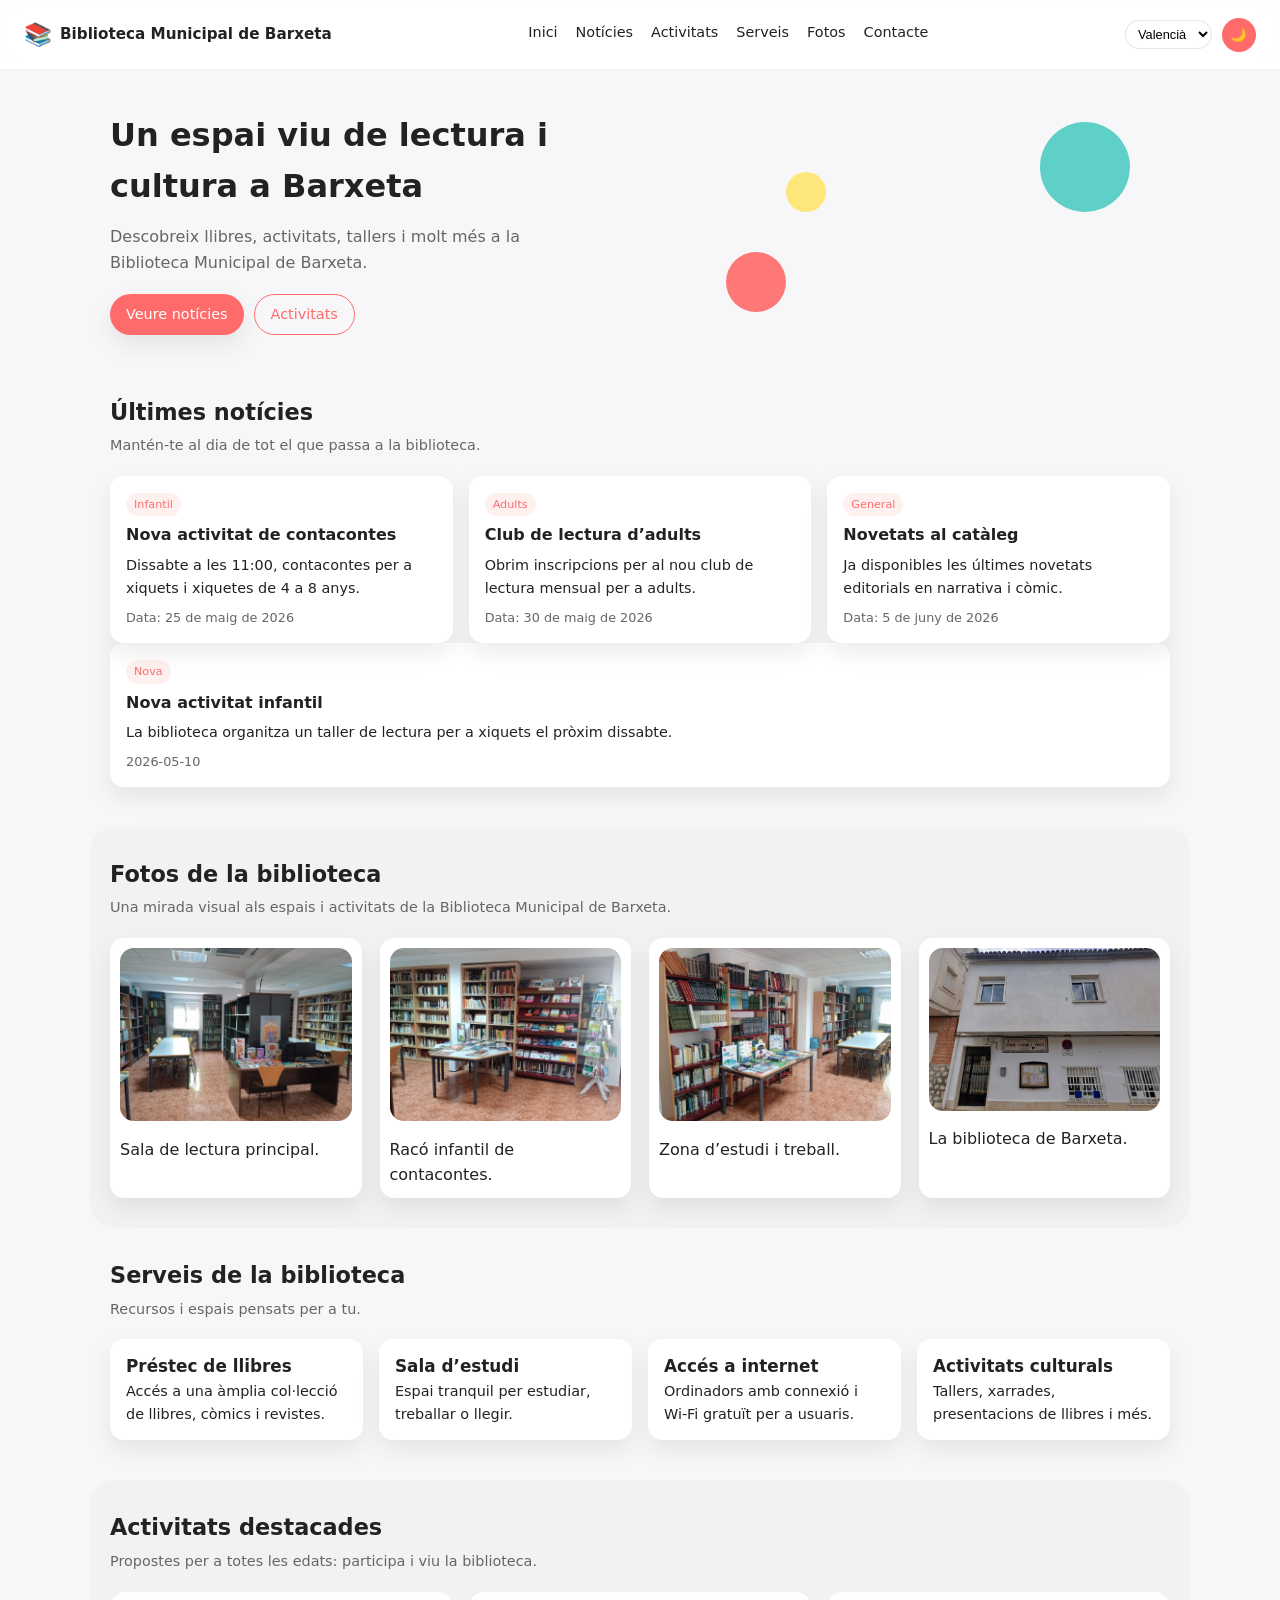
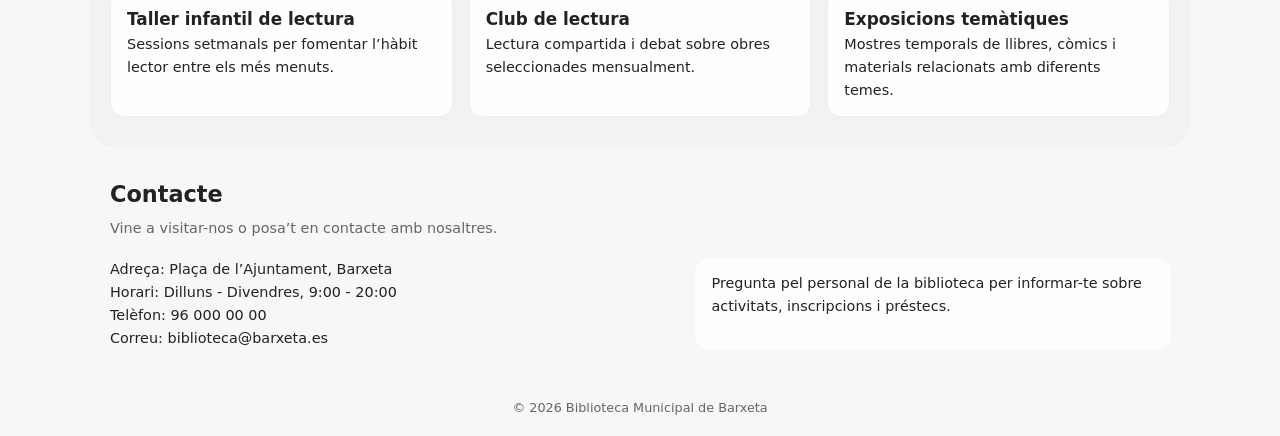
<file: index.html>
<!DOCTYPE html>
<html lang="ca">
<head>
    <meta charset="UTF-8">
    <meta name="viewport" content="width=device-width, initial-scale=1.0">
    <title>Biblioteca Municipal de Barxeta</title>

    <link rel="stylesheet" href="styles.css">
    <script defer src="script.js"></script>
</head>

<body class="light">

<header class="header">
    <div class="logo">
        <span class="logo-icon">📚</span>
        <span class="logo-text">Biblioteca Municipal de Barxeta</span>
    </div>

    <nav class="nav">
        <a data-i18n="menu_inici" href="#inici">Inici</a>
        <a data-i18n="menu_noticies" href="#noticies">Notícies</a>
        <a data-i18n="menu_activitats" href="#activitats">Activitats</a>
        <a data-i18n="menu_serveis" href="#serveis">Serveis</a>
        <a data-i18n="menu_fotos" href="#fotos">Fotos</a>
        <a data-i18n="menu_contacte" href="#contacte">Contacte</a>
    </nav>

    <div class="actions">
        <select id="langSelector" class="lang-select">
            <option value="ca">Valencià</option>
            <option value="es">Español</option>
            <option value="en">English</option>
        </select>

        <button id="themeToggle" class="theme-btn" aria-label="Canviar tema">
            <span id="themeIcon">🌙</span>
        </button>
    </div>
</header>

<main>

<section id="inici" class="hero">
    <div class="hero-content">
        <h1 data-i18n="hero_titol">
            Un espai viu de lectura i cultura a Barxeta
        </h1>
        <p data-i18n="hero_subtitol">
            Descobreix llibres, activitats, tallers i molt més a la Biblioteca Municipal de Barxeta.
        </p>
        <div class="hero-buttons">
            <a href="#noticies" class="btn primary" data-i18n="btn_veure_noticies">Veure notícies</a>
            <a href="#activitats" class="btn secondary" data-i18n="btn_veure_activitats">Activitats</a>
        </div>
    </div>
    <div class="hero-graphic">
        <div class="bubble bubble-1"></div>
        <div class="bubble bubble-2"></div>
        <div class="bubble bubble-3"></div>
    </div>
</section>

<section id="noticies" class="section">
    <div class="section-header">
        <h2 data-i18n="noticies_titol">Últimes notícies</h2>
        <p data-i18n="noticies_subtitol">
            Mantén-te al dia de tot el que passa a la biblioteca.
        </p>
    </div>

    <div class="cards">
        <article class="card">
            <span class="tag" data-i18n="etiqueta_infantil">Infantil</span>
            <h3 data-i18n="noticia1_titol">Nova activitat de contacontes</h3>
            <p data-i18n="noticia1_text">
                Dissabte a les 11:00, contacontes per a xiquets i xiquetes de 4 a 8 anys.
            </p>
            <p class="meta" data-i18n="noticia1_data">Data: 25 de maig de 2026</p>
        </article>

        <article class="card">
            <span class="tag" data-i18n="etiqueta_adults">Adults</span>
            <h3 data-i18n="noticia2_titol">Club de lectura d’adults</h3>
            <p data-i18n="noticia2_text">
                Obrim inscripcions per al nou club de lectura mensual per a adults.
            </p>
            <p class="meta" data-i18n="noticia2_data">Data: 30 de maig de 2026</p>
        </article>

        <article class="card">
            <span class="tag" data-i18n="etiqueta_general">General</span>
            <h3 data-i18n="noticia3_titol">Novetats al catàleg</h3>
            <p data-i18n="noticia3_text">
                Ja disponibles les últimes novetats editorials en narrativa i còmic.
            </p>
            <p class="meta" data-i18n="noticia3_data">Data: 5 de juny de 2026</p>
        </article>
    </div>
    <div id="cms-news"></div>

</section>

<section id="fotos" class="section alt">
    <div class="section-header">
        <h2 data-i18n="fotos_titol">Fotos de la biblioteca</h2>
        <p data-i18n="fotos_subtitol">
            Una mirada visual als espais i activitats de la Biblioteca Municipal de Barxeta.
        </p>
    </div>

    <div class="photos-grid">
        <figure class="photo-card">
            <img src="/img/foto1.png" alt="Foto 1 - Biblioteca Municipal de Barxeta">
            <p>Sala de lectura principal.</p>
        </figure>
        <figure class="photo-card">
            <img src="/img/foto2.png" alt="Foto 2 - Biblioteca Municipal de Barxeta">
            <p>Racó infantil de contacontes.</p>
        </figure>
        <figure class="photo-card">
            <img src="/img/foto3.png" alt="Foto 3 - Biblioteca Municipal de Barxeta">
            <p>Zona d’estudi i treball.</p>
        </figure>
        <figure class="photo-card">
            <img src="/img/foto4.png" alt="Foto 4 - Biblioteca Municipal de Barxeta">
            <p>La biblioteca de Barxeta.</p>
        </figure>
    </div>
</section>

<section id="serveis" class="section">
    <div class="section-header">
        <h2 data-i18n="serveis_titol">Serveis de la biblioteca</h2>
        <p data-i18n="serveis_subtitol">
            Recursos i espais pensats per a tu.
        </p>
    </div>

    <div class="services-grid">
        <div class="service">
            <h3 data-i18n="servei1_titol">Préstec de llibres</h3>
            <p data-i18n="servei1_text">
                Accés a una àmplia col·lecció de llibres, còmics i revistes.
            </p>
        </div>
        <div class="service">
            <h3 data-i18n="servei2_titol">Sala d’estudi</h3>
            <p data-i18n="servei2_text">
                Espai tranquil per estudiar, treballar o llegir.
            </p>
        </div>
        <div class="service">
            <h3 data-i18n="servei3_titol">Accés a internet</h3>
            <p data-i18n="servei3_text">
                Ordinadors amb connexió i Wi-Fi gratuït per a usuaris.
            </p>
        </div>
        <div class="service">
            <h3 data-i18n="servei4_titol">Activitats culturals</h3>
            <p data-i18n="servei4_text">
                Tallers, xarrades, presentacions de llibres i més.
            </p>
        </div>
    </div>
</section>

<section id="activitats" class="section alt">
    <div class="section-header">
        <h2 data-i18n="activitats_titol">Activitats destacades</h2>
        <p data-i18n="activitats_subtitol">
            Propostes per a totes les edats: participa i viu la biblioteca.
        </p>
    </div>

    <div class="activities-grid">
        <div class="activity">
            <h3 data-i18n="act1_titol">Taller infantil de lectura</h3>
            <p data-i18n="act1_text">
                Sessions setmanals per fomentar l’hàbit lector entre els més menuts.
            </p>
        </div>
        <div class="activity">
            <h3 data-i18n="act2_titol">Club de lectura</h3>
            <p data-i18n="act2_text">
                Lectura compartida i debat sobre obres seleccionades mensualment.
            </p>
        </div>
        <div class="activity">
            <h3 data-i18n="act3_titol">Exposicions temàtiques</h3>
            <p data-i18n="act3_text">
                Mostres temporals de llibres, còmics i materials relacionats amb diferents temes.
            </p>
        </div>
    </div>
</section>

<section id="contacte" class="section">
    <div class="section-header">
        <h2 data-i18n="contacte_titol">Contacte</h2>
        <p data-i18n="contacte_subtitol">
            Vine a visitar-nos o posa’t en contacte amb nosaltres.
        </p>
    </div>

    <div class="contact-grid">
        <div class="contact-info">
            <p data-i18n="contacte_adreca">
                Adreça: Plaça de l’Ajuntament, Barxeta
            </p>
            <p data-i18n="contacte_horari">
                Horari: Dilluns - Divendres, 9:00 - 20:00
            </p>
            <p data-i18n="contacte_telefon">
                Telèfon: 96 000 00 00
            </p>
            <p data-i18n="contacte_email">
                Correu: biblioteca@barxeta.es
            </p>
        </div>
        <div class="contact-note">
            <p data-i18n="contacte_nota">
                Pregunta pel personal de la biblioteca per informar-te sobre activitats, inscripcions i préstecs.
            </p>
        </div>
    </div>
</section>

</main>

<footer class="footer">
    <p>© 2026 Biblioteca Municipal de Barxeta</p>
</footer>

</body>
</html>
</file>
<file: styles.css>
/* RESET GENERAL */
* {
    box-sizing: border-box;
    margin: 0;
    padding: 0;
}

/* VARIABLES PRINCIPALS */
:root {
    --primary: #ff6b6b;
    --primary-dark: #e05656;
    --accent: #4ecdc4;
    --bg-light: #f7f7f9;
    --bg-dark: #15151b;
    --text-light: #222;
    --text-dark: #f5f5f5;
    --card-light: #ffffff;
    --card-dark: #1f1f27;
    --muted-light: #666;
    --muted-dark: #b3b3c2;
    --radius: 14px;
    --shadow-light: 0 10px 25px rgba(0,0,0,0.08);
    --shadow-dark: 0 10px 25px rgba(0,0,0,0.5);
    --transition-fast: 0.2s ease;
    --transition: 0.3s ease;
    --max-width: 1100px;
    --header-height: 70px;
}

/* ESTIL BASE */
body {
    font-family: system-ui, -apple-system, BlinkMacSystemFont, "Segoe UI", sans-serif;
    line-height: 1.6;
    background: var(--bg-light);
    color: var(--text-light);
    transition: background var(--transition), color var(--transition);
}

/* TEMES */
body.light {
    background: var(--bg-light);
    color: var(--text-light);
}

body.dark {
    background: var(--bg-dark);
    color: var(--text-dark);
}

/* HEADER */
.header {
    position: sticky;
    top: 0;
    z-index: 100;
    height: var(--header-height);
    display: flex;
    align-items: center;
    justify-content: space-between;
    padding: 0 24px;
    background: rgba(255,255,255,0.9);
    backdrop-filter: blur(10px);
    border-bottom: 1px solid rgba(0,0,0,0.05);
    transition: background var(--transition), border-color var(--transition);
}

body.dark .header {
    background: rgba(15,15,20,0.9);
    border-bottom-color: rgba(255,255,255,0.05);
}

.logo {
    display: flex;
    align-items: center;
    gap: 8px;
    font-weight: 700;
    font-size: 0.95rem;
}

.logo-icon {
    font-size: 1.4rem;
}

.nav {
    display: flex;
    gap: 18px;
    font-size: 0.9rem;
}

.nav a {
    text-decoration: none;
    color: inherit;
    position: relative;
    padding-bottom: 3px;
    transition: color var(--transition-fast);
}

.nav a::after {
    content: "";
    position: absolute;
    left: 0;
    bottom: 0;
    width: 0%;
    height: 2px;
    background: var(--primary);
    transition: width var(--transition-fast);
}

.nav a:hover::after {
    width: 100%;
}

.actions {
    display: flex;
    align-items: center;
    gap: 10px;
}

.lang-select {
    padding: 5px 8px;
    border-radius: 999px;
    border: 1px solid rgba(0,0,0,0.1);
    background: rgba(255,255,255,0.9);
    font-size: 0.8rem;
    cursor: pointer;
    outline: none;
}

body.dark .lang-select {
    background: rgba(20,20,30,0.9);
    border-color: rgba(255,255,255,0.1);
    color: var(--text-dark);
}

.theme-btn {
    width: 34px;
    height: 34px;
    border-radius: 50%;
    border: none;
    background: var(--primary);
    color: white;
    cursor: pointer;
    display: flex;
    align-items: center;
    justify-content: center;
    transition: background var(--transition-fast), transform var(--transition-fast);
}

.theme-btn:hover {
    background: var(--primary-dark);
    transform: translateY(-1px);
}

/* HERO */
.hero {
    display: flex;
    align-items: center;
    justify-content: center;
    padding: 40px 20px 30px;
    max-width: var(--max-width);
    margin: 0 auto;
    gap: 40px;
}

.hero-content {
    flex: 1.2;
}

.hero-graphic {
    flex: 1;
    position: relative;
    min-height: 220px;
}

.hero h1 {
    font-size: 2rem;
    margin-bottom: 12px;
}

.hero p {
    color: var(--muted-light);
    margin-bottom: 18px;
    max-width: 480px;
}

body.dark .hero p {
    color: var(--muted-dark);
}

.hero-buttons {
    display: flex;
    gap: 10px;
}

.btn {
    display: inline-flex;
    align-items: center;
    justify-content: center;
    padding: 8px 16px;
    border-radius: 999px;
    border: none;
    font-size: 0.9rem;
    cursor: pointer;
    text-decoration: none;
    transition: transform var(--transition-fast), box-shadow var(--transition-fast), background var(--transition-fast), color var(--transition-fast);
}

.btn.primary {
    background: var(--primary);
    color: white;
    box-shadow: var(--shadow-light);
}

.btn.primary:hover {
    background: var(--primary-dark);
    transform: translateY(-1px);
}

.btn.secondary {
    background: transparent;
    border: 1px solid var(--primary);
    color: var(--primary);
}

.btn.secondary:hover {
    background: var(--primary);
    color: white;
}

/* HERO GRAFIC */
.bubble {
    position: absolute;
    border-radius: 50%;
    background: var(--accent);
    opacity: 0.9;
}

.bubble-1 {
    width: 90px;
    height: 90px;
    top: 10px;
    right: 40px;
}

.bubble-2 {
    width: 60px;
    height: 60px;
    bottom: 20px;
    left: 20px;
    background: var(--primary);
}

.bubble-3 {
    width: 40px;
    height: 40px;
    top: 60px;
    left: 80px;
    background: #ffe66d;
}

/* SECCIONS */
.section {
    max-width: var(--max-width);
    margin: 0 auto;
    padding: 30px 20px;
}

.section.alt {
    background: rgba(0,0,0,0.02);
    border-radius: 24px;
    margin-top: 10px;
}

body.dark .section.alt {
    background: rgba(255,255,255,0.03);
}

.section-header {
    margin-bottom: 18px;
}

.section-header h2 {
    font-size: 1.4rem;
    margin-bottom: 4px;
}

.section-header p {
    font-size: 0.9rem;
    color: var(--muted-light);
}

body.dark .section-header p {
    color: var(--muted-dark);
}

/* CARDS NOTÍCIES */
.cards {
    display: grid;
    grid-template-columns: repeat(auto-fit, minmax(230px, 1fr));
    gap: 16px;
}

.card {
    background: var(--card-light);
    border-radius: var(--radius);
    padding: 14px 16px;
    box-shadow: var(--shadow-light);
    transition: transform var(--transition-fast), box-shadow var(--transition-fast), background var(--transition-fast);
}

body.dark .card {
    background: var(--card-dark);
    box-shadow: var(--shadow-dark);
}

.card:hover {
    transform: translateY(-3px);
    box-shadow: 0 14px 30px rgba(0,0,0,0.12);
}

.tag {
    display: inline-block;
    font-size: 0.7rem;
    padding: 3px 8px;
    border-radius: 999px;
    background: rgba(255,107,107,0.1);
    color: var(--primary);
    margin-bottom: 6px;
}

.card h3 {
    font-size: 1rem;
    margin-bottom: 6px;
}

.card p {
    font-size: 0.9rem;
}

.card .meta {
    margin-top: 8px;
    font-size: 0.8rem;
    color: var(--muted-light);
}

body.dark .card .meta {
    color: var(--muted-dark);
}

/* ACTIVITATS */
.activities-grid {
    display: grid;
    grid-template-columns: repeat(auto-fit, minmax(230px, 1fr));
    gap: 16px;
}

.activity {
    padding: 14px 16px;
    border-radius: var(--radius);
    border: 1px solid rgba(0,0,0,0.06);
    background: rgba(255,255,255,0.9);
    font-size: 0.9rem;
}

body.dark .activity {
    background: rgba(20,20,30,0.9);
    border-color: rgba(255,255,255,0.06);
}

/* SERVEIS */
.services-grid {
    display: grid;
    grid-template-columns: repeat(auto-fit, minmax(230px, 1fr));
    gap: 16px;
}

.service {
    padding: 14px 16px;
    border-radius: var(--radius);
    background: var(--card-light);
    box-shadow: var(--shadow-light);
    font-size: 0.9rem;
}

body.dark .service {
    background: var(--card-dark);
    box-shadow: var(--shadow-dark);
}

/* FOTOS — NOVA SECCIÓ */
.photos-grid {
    display: grid;
    grid-template-columns: repeat(auto-fit, minmax(230px, 1fr));
    gap: 18px;
}

.photo-card {
    background: var(--card-light);
    border-radius: var(--radius);
    padding: 10px;
    box-shadow: var(--shadow-light);
    transition: transform var(--transition-fast), box-shadow var(--transition-fast);
}

body.dark .photo-card {
    background: var(--card-dark);
    box-shadow: var(--shadow-dark);
}

.photo-card:hover {
    transform: translateY(-3px);
    box-shadow: 0 14px 30px rgba(0,0,0,0.12);
}

.photo-card img {
    width: 100%;
    border-radius: var(--radius);
    margin-bottom: 8px;
}

.photo-card figcaption {
    font-size: 0.85rem;
    color: var(--muted-light);
}

body.dark .photo-card figcaption {
    color: var(--muted-dark);
}

/* CONTACTE */
.contact-grid {
    display: grid;
    grid-template-columns: minmax(0, 1.2fr) minmax(0, 1fr);
    gap: 16px;
    font-size: 0.9rem;
}

.contact-note {
    padding: 14px 16px;
    border-radius: var(--radius);
    background: rgba(255,255,255,0.9);
}

body.dark .contact-note {
    background: rgba(20,20,30,0.9);
}

/* FOOTER */
.footer {
    text-align: center;
    padding: 18px 10px;
    font-size: 0.8rem;
    color: var(--muted-light);
}

body.dark .footer {
    color: var(--muted-dark);
}

/* RESPONSIVE */
@media (max-width: 800px) {
    .hero {
        flex-direction: column;
        text-align: left;
        padding-top: 24px;
    }

    .hero-graphic {
        order: -1;
        width: 100%;
    }

    .nav {
        display: none;
    }

    .header {
        justify-content: space-between;
    }

    .contact-grid {
        grid-template-columns: 1fr;
    }
}

@media (max-width: 500px) {
    .hero h1 {
        font-size: 1.6rem;
    }

    .hero-buttons {
        flex-direction: column;
        align-items: flex-start;
    }
}
</file>
